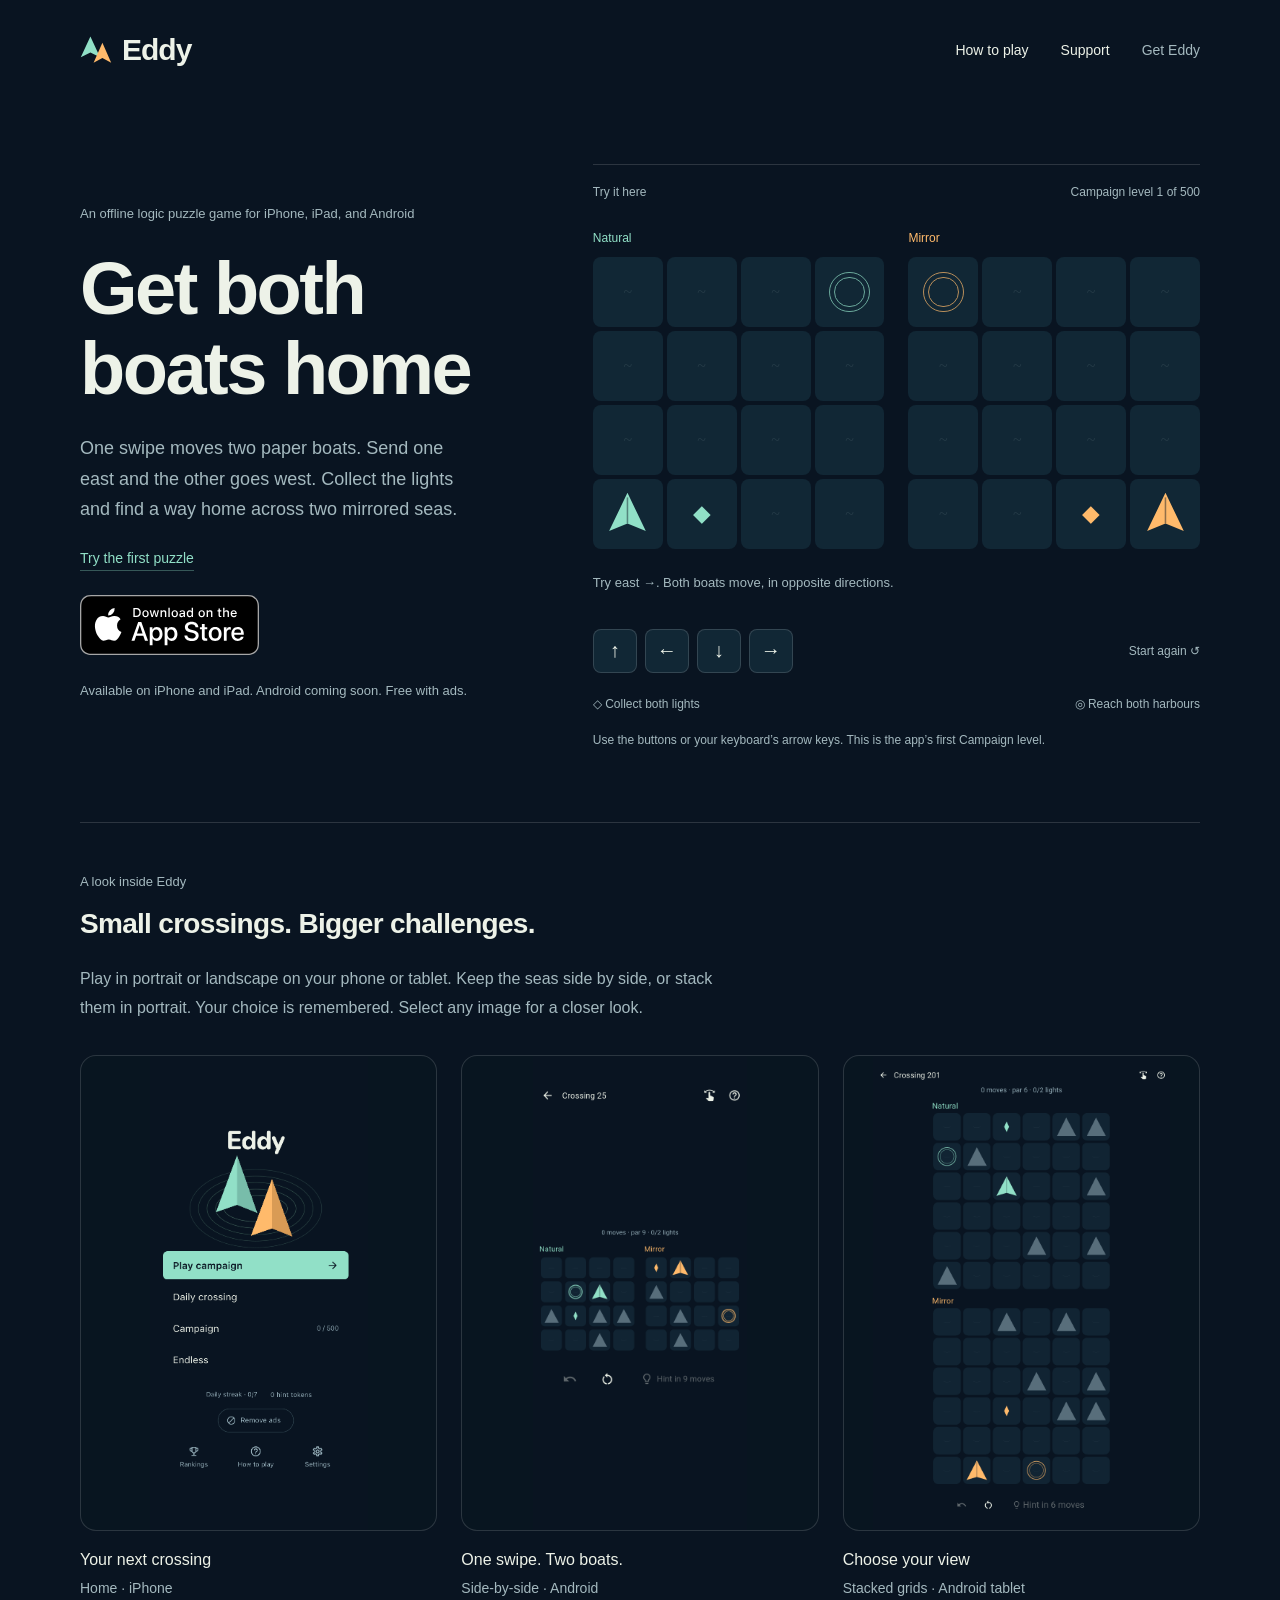
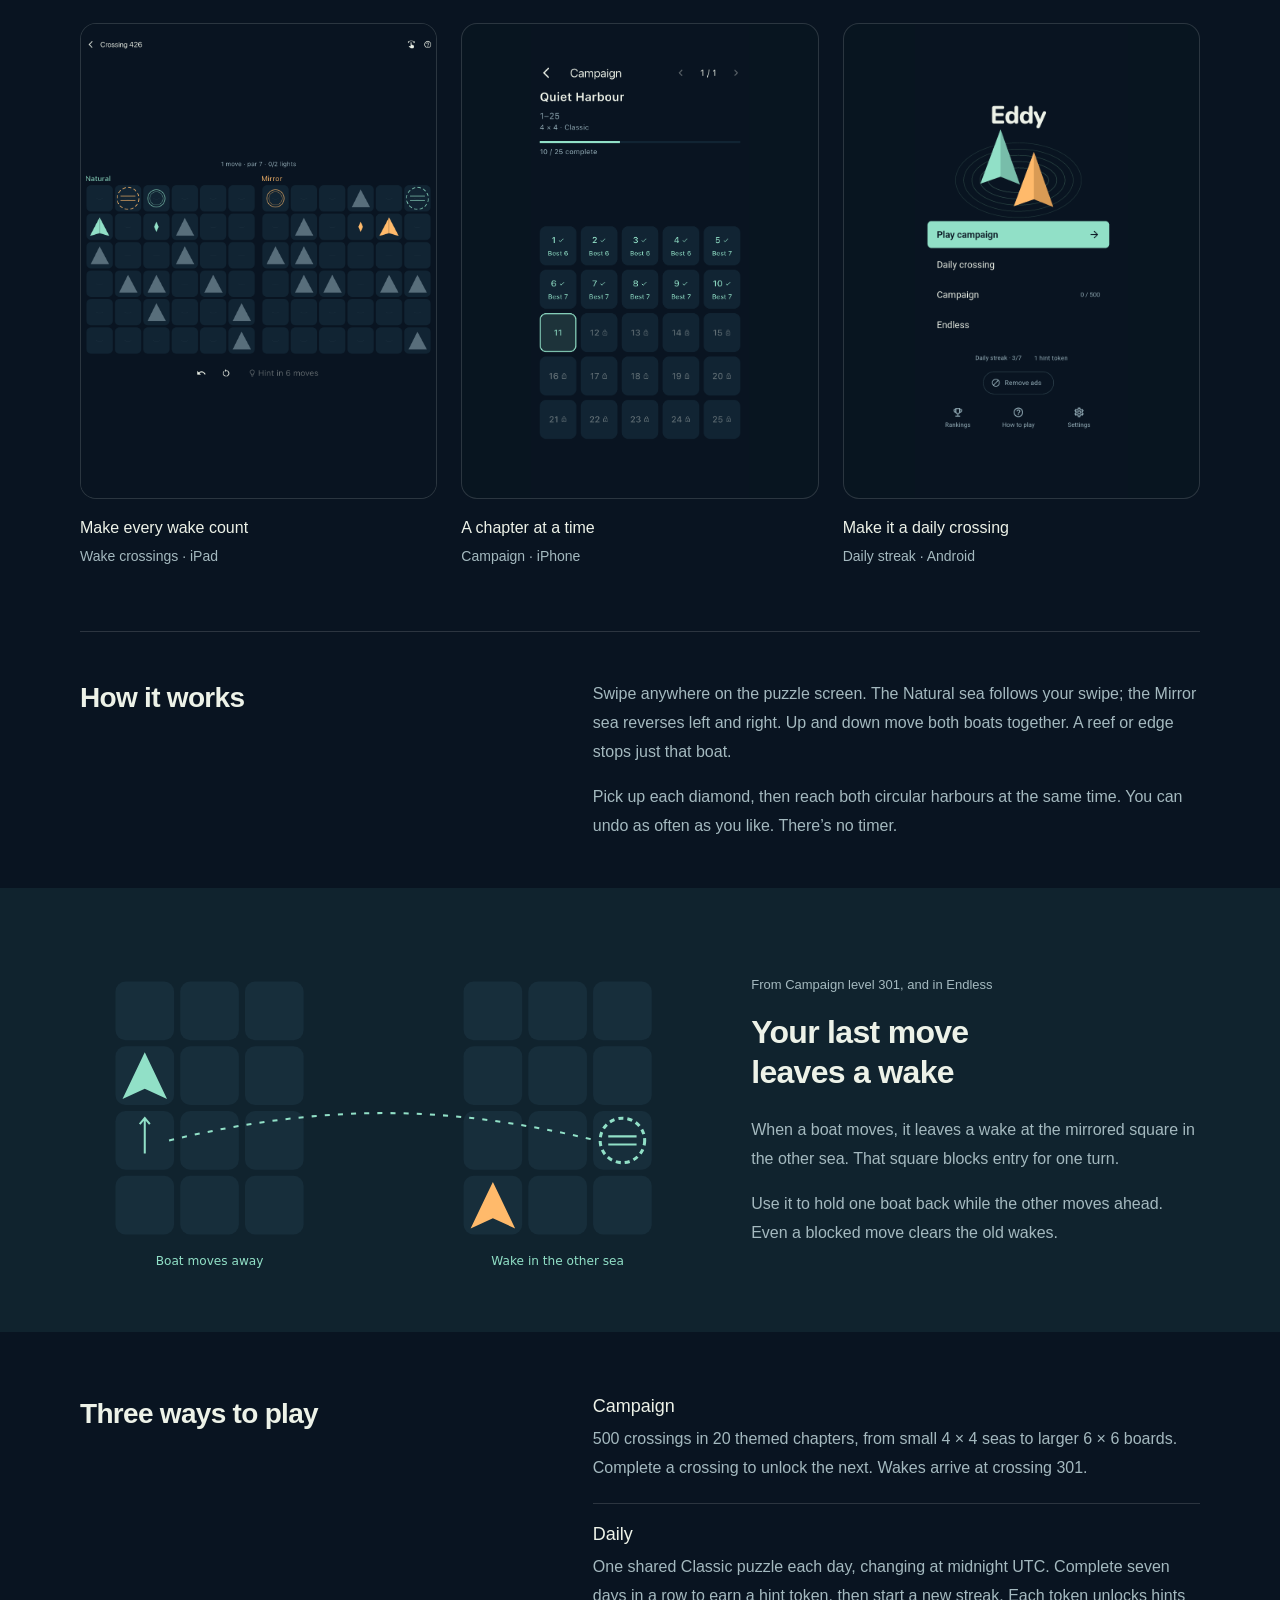
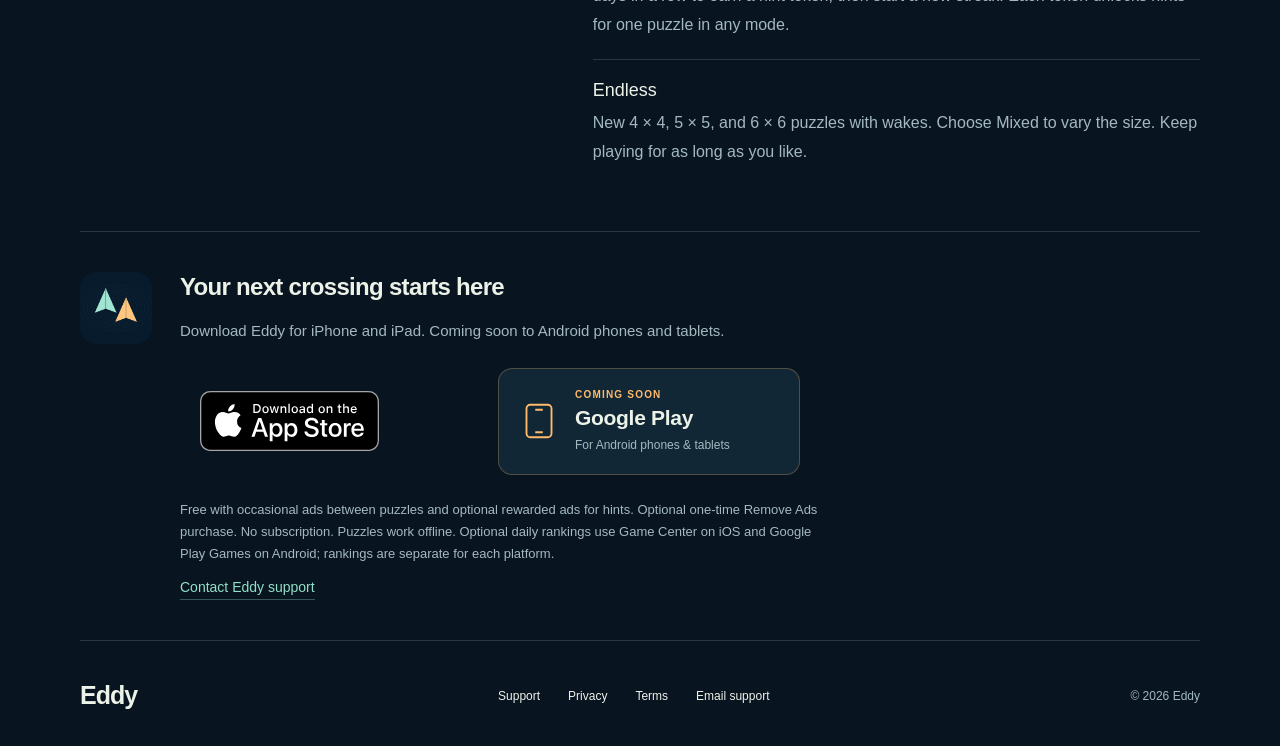
<file: index.html>
<!doctype html>
<html lang="en">
  <head>
    <meta charset="utf-8" />
    <meta name="viewport" content="width=device-width, initial-scale=1" />
    <meta name="theme-color" content="#091421" />
    <title>Eddy — Offline Logic Puzzles for iOS &amp; Android</title>
    <meta
      name="description"
      content="Guide two boats through 500 offline logic puzzles. Play in portrait or landscape, explore themed chapters and build daily streaks. Available on iPhone and iPad. Android coming soon."
    />
    <link rel="canonical" href="https://eddy.bondoc.cloud/" />
    <meta property="og:type" content="website" />
    <meta property="og:locale" content="en_US" />
    <meta property="og:image:type" content="image/png" />
    <meta property="og:title" content="Eddy — Offline Logic Puzzles for iOS &amp; Android" />
    <meta
      property="og:description"
      content="Guide two boats through 500 offline logic puzzles. Play in portrait or landscape, explore themed chapters and build daily streaks. Available on iPhone and iPad. Android coming soon."
    />
    <meta property="og:url" content="https://eddy.bondoc.cloud/" />
    <meta property="og:image" content="https://eddy.bondoc.cloud/assets/social.png?v=20261120" />
    <meta name="twitter:card" content="summary_large_image" />
    <link rel="icon" href="/assets/favicon.svg" type="image/svg+xml" />
    <link rel="apple-touch-icon" href="/assets/app-icon.png" />
    <link rel="stylesheet" href="/style.css" />
    <meta property="og:site_name" content="Eddy" />
    <meta property="og:image:width" content="1200" />
    <meta property="og:image:height" content="630" />
    <meta
      property="og:image:alt"
      content="Eddy: get both boats home. Available on iPhone and iPad. Android coming soon."
    />
    <meta name="twitter:title" content="Eddy — Offline Logic Puzzles for iOS &amp; Android" />
    <meta
      name="twitter:description"
      content="Guide two boats through 500 offline logic puzzles. Play in portrait or landscape, explore themed chapters and build daily streaks. Available on iPhone and iPad. Android coming soon."
    />
    <meta name="twitter:image" content="https://eddy.bondoc.cloud/assets/social.png?v=20261120" />
    <meta
      name="twitter:image:alt"
      content="Eddy: get both boats home. Available on iPhone and iPad. Android coming soon."
    />
    <script type="application/ld+json">
      {
        "@context": "https://schema.org",
        "@graph": [
          {
            "@type": "WebSite",
            "@id": "https://eddy.bondoc.cloud/#website",
            "name": "Eddy",
            "url": "https://eddy.bondoc.cloud/",
            "inLanguage": "en"
          },
          {
            "@type": "SoftwareApplication",
            "@id": "https://eddy.bondoc.cloud/#app",
            "name": "Eddy: Current Puzzles",
            "alternateName": "Eddy",
            "url": "https://eddy.bondoc.cloud/",
            "downloadUrl": "https://apps.apple.com/app/id6832378080",
            "applicationCategory": "GameApplication",
            "operatingSystem": ["iOS 16 or later", "iPadOS 16 or later", "Android 7.0 or later"],
            "description": "Guide two boats through 500 offline logic puzzles. Play in portrait or landscape, explore themed chapters and build daily streaks. Available on iPhone and iPad. Android coming soon.",
            "image": "https://eddy.bondoc.cloud/assets/app-icon.png",
            "featureList": [
              "500 campaign levels in themed chapters",
              "Portrait and landscape play with full-screen swipe controls",
              "Saved side-by-side or stacked portrait grid layouts",
              "Seven-day daily streak rewards",
              "Daily logic puzzle",
              "Endless wake puzzles",
              "Offline puzzle play",
              "Optional daily rankings on Game Center or Google Play Games"
            ],
            "applicationSubCategory": "Puzzle game",
            "inLanguage": "en",
            "isAccessibleForFree": true,
            "screenshot": [
              "https://eddy.bondoc.cloud/assets/screenshots/ios-home-portrait.png",
              "https://eddy.bondoc.cloud/assets/screenshots/android-classic-portrait.png",
              "https://eddy.bondoc.cloud/assets/screenshots/android-large-stacked.png",
              "https://eddy.bondoc.cloud/assets/screenshots/ios-wakes-portrait.png",
              "https://eddy.bondoc.cloud/assets/screenshots/ios-campaign-portrait.png",
              "https://eddy.bondoc.cloud/assets/screenshots/android-streak-portrait.png"
            ]
          }
        ]
      }
    </script>
  </head>
  <body>
    <a class="skip" href="#main">Skip to content</a>
    <header class="nav wrap">
      <a class="brand" href="/" aria-label="Eddy home"
        ><svg viewBox="0 0 40 40" aria-hidden="true">
          <path fill="#91e0c7" d="M13 3 25 29 13 23 1 29Z" />
          <path fill="#ffba6b" d="M28 11 39 36 28 30 17 36Z" /></svg
        >Eddy</a
      >
      <nav aria-label="Main navigation">
        <a href="/#how">How to play</a><a href="/support/">Support</a
        ><a class="nav-cta" href="/#get-eddy">Get Eddy</a>
      </nav>
    </header>
    <main id="main">
      <section class="hero wrap">
        <div class="hero-copy">
          <p class="eyebrow">An offline logic puzzle game for iPhone, iPad, and Android</p>
          <h1>Get both<br />boats home</h1>
          <p class="intro">
            One swipe moves two paper boats. Send one east and the other goes west. Collect the
            lights and find a way home across two mirrored seas.
          </p>
          <a class="text-link" href="#try">Try the first puzzle</a>
          <a class="app-store-badge hero-download" href="https://apps.apple.com/app/id6832378080">
            <img
              src="/assets/badges/download-on-the-app-store.svg"
              width="180"
              height="60"
              alt="Download on the App Store"
            />
          </a>
          <p class="availability">
            Available on iPhone and iPad. Android coming soon. Free with ads.
          </p>
        </div>
        <div class="hero-art" id="try">
          <div class="chart-top"><span>Try it here</span><span>Campaign level 1 of 500</span></div>
          <div
            id="demo"
            class="demo"
            tabindex="0"
            aria-label="Interactive classic puzzle. Use the direction buttons or your keyboard arrow keys."
          >
            <div class="seas">
              <div>
                <div class="sea-label mint">Natural</div>
                <div id="sea-a" class="board" role="img" aria-label="Natural sea"></div>
              </div>
              <div>
                <div class="sea-label gold">Mirror</div>
                <div id="sea-b" class="board amber" role="img" aria-label="Mirror sea"></div>
              </div>
            </div>
            <p id="demo-status" role="status" aria-live="polite">
              Try east →. Both boats move, in opposite directions.
            </p>
            <div class="demo-controls">
              <div class="directions">
                <button data-move="north" aria-label="Move north">↑</button
                ><button data-move="west" aria-label="Move west">←</button
                ><button data-move="south" aria-label="Move south">↓</button
                ><button data-move="east" aria-label="Move east">→</button>
              </div>
              <button id="reset" class="text-button">Start again ↺</button>
            </div>
          </div>
          <noscript
            ><p>
              Enable JavaScript to try the puzzle. In Eddy, east and west move the two boats in
              opposite directions.
            </p></noscript
          >
          <div class="chart-bottom">
            <span>◇ Collect both lights</span><span>◎ Reach both harbours</span>
          </div>
          <p class="demo-note">
            Use the buttons or your keyboard’s arrow keys. This is the app’s first Campaign level.
          </p>
        </div>
      </section>
      <section class="screenshots wrap" aria-labelledby="screenshots-title">
        <p class="eyebrow">A look inside Eddy</p>
        <h2 id="screenshots-title">Small crossings. Bigger challenges.</h2>
        <p class="screenshots-intro">
          Play in portrait or landscape on your phone or tablet. Keep the seas side by side, or
          stack them in portrait. Your choice is remembered. Select any image for a closer look.
        </p>
        <div class="screenshot-grid">
          <figure>
            <a
              href="/assets/screenshots/ios-home-portrait.png"
              aria-label="View full-size image: Home · iPhone"
            >
              <img
                src="/assets/screenshots/ios-home-portrait.png"
                width="1206"
                height="2622"
                loading="lazy"
                decoding="async"
                alt="The portrait Eddy menu on iPhone, with two paper boats above Campaign, Daily crossing and Endless."
              />
            </a>
            <figcaption><strong>Your next crossing</strong><span>Home · iPhone</span></figcaption>
          </figure>
          <figure>
            <a
              href="/assets/screenshots/android-classic-portrait.png"
              aria-label="View full-size image: Side-by-side · Android"
            >
              <img
                src="/assets/screenshots/android-classic-portrait.png"
                width="1080"
                height="2400"
                loading="lazy"
                decoding="async"
                alt="A portrait classic puzzle on Android, with Natural and Mirror seas side by side."
              />
            </a>
            <figcaption>
              <strong>One swipe. Two boats.</strong><span>Side-by-side · Android</span>
            </figcaption>
          </figure>
          <figure>
            <a
              href="/assets/screenshots/android-large-stacked.png"
              aria-label="View full-size image: Stacked grids · Android tablet"
            >
              <img
                src="/assets/screenshots/android-large-stacked.png"
                width="1600"
                height="2560"
                loading="lazy"
                decoding="async"
                alt="Two 6 by 6 seas stacked vertically on an Android tablet, with reefs, lights and harbours."
              />
            </a>
            <figcaption>
              <strong>Choose your view</strong><span>Stacked grids · Android tablet</span>
            </figcaption>
          </figure>
          <figure>
            <a
              href="/assets/screenshots/ios-wakes-portrait.png"
              aria-label="View full-size image: Wake crossings · iPad"
            >
              <img
                src="/assets/screenshots/ios-wakes-portrait.png"
                width="2064"
                height="2752"
                loading="lazy"
                decoding="async"
                alt="A portrait wake puzzle on iPad, with the Natural and Mirror grids side by side."
              />
            </a>
            <figcaption>
              <strong>Make every wake count</strong><span>Wake crossings · iPad</span>
            </figcaption>
          </figure>
          <figure>
            <a
              href="/assets/screenshots/ios-campaign-portrait.png"
              aria-label="View full-size image: Campaign · iPhone"
            >
              <img
                src="/assets/screenshots/ios-campaign-portrait.png"
                width="1206"
                height="2622"
                loading="lazy"
                decoding="async"
                alt="The portrait campaign on iPhone, with chapter details above 25 crossings and personal best move counts on completed puzzles."
              />
            </a>
            <figcaption>
              <strong>A chapter at a time</strong><span>Campaign · iPhone</span>
            </figcaption>
          </figure>
          <figure>
            <a
              href="/assets/screenshots/android-streak-portrait.png"
              aria-label="View full-size image: Daily streak · Android"
            >
              <img
                src="/assets/screenshots/android-streak-portrait.png"
                width="1080"
                height="2400"
                loading="lazy"
                decoding="async"
                alt="The portrait Android home menu showing daily streak progress and the available hint-token balance."
              />
            </a>
            <figcaption>
              <strong>Make it a daily crossing</strong><span>Daily streak · Android</span>
            </figcaption>
          </figure>
        </div>
      </section>
      <section class="how wrap" id="how">
        <h2>How it works</h2>
        <div class="rules">
          <p>
            Swipe anywhere on the puzzle screen. The Natural sea follows your swipe; the Mirror sea
            reverses left and right. Up and down move both boats together. A reef or edge stops just
            that boat.
          </p>
          <p>
            Pick up each diamond, then reach both circular harbours at the same time. You can undo
            as often as you like. There’s no timer.
          </p>
        </div>
      </section>
      <section class="wake-section">
        <div class="wrap wake-layout">
          <div
            class="wake-illustration"
            aria-label="Illustration of a boat leaving a mirrored wake in the opposite sea"
            role="img"
          >
            <svg viewBox="0 0 600 340" aria-hidden="true">
              <rect x="35" y="45" width="58" height="58" rx="10" fill="#172e3b" />
              <rect x="99" y="45" width="58" height="58" rx="10" fill="#172e3b" />
              <rect x="163" y="45" width="58" height="58" rx="10" fill="#172e3b" />
              <rect x="35" y="109" width="58" height="58" rx="10" fill="#172e3b" />
              <rect x="99" y="109" width="58" height="58" rx="10" fill="#172e3b" />
              <rect x="163" y="109" width="58" height="58" rx="10" fill="#172e3b" />
              <rect x="35" y="173" width="58" height="58" rx="10" fill="#172e3b" />
              <rect x="99" y="173" width="58" height="58" rx="10" fill="#172e3b" />
              <rect x="163" y="173" width="58" height="58" rx="10" fill="#172e3b" />
              <rect x="35" y="237" width="58" height="58" rx="10" fill="#172e3b" />
              <rect x="99" y="237" width="58" height="58" rx="10" fill="#172e3b" />
              <rect x="163" y="237" width="58" height="58" rx="10" fill="#172e3b" />
              <rect x="379" y="45" width="58" height="58" rx="10" fill="#172e3b" />
              <rect x="443" y="45" width="58" height="58" rx="10" fill="#172e3b" />
              <rect x="507" y="45" width="58" height="58" rx="10" fill="#172e3b" />
              <rect x="379" y="109" width="58" height="58" rx="10" fill="#172e3b" />
              <rect x="443" y="109" width="58" height="58" rx="10" fill="#172e3b" />
              <rect x="507" y="109" width="58" height="58" rx="10" fill="#172e3b" />
              <rect x="379" y="173" width="58" height="58" rx="10" fill="#172e3b" />
              <rect x="443" y="173" width="58" height="58" rx="10" fill="#172e3b" />
              <rect x="507" y="173" width="58" height="58" rx="10" fill="#172e3b" />
              <rect x="379" y="237" width="58" height="58" rx="10" fill="#172e3b" />
              <rect x="443" y="237" width="58" height="58" rx="10" fill="#172e3b" />
              <rect x="507" y="237" width="58" height="58" rx="10" fill="#172e3b" />
              <path
                d="M88 202 C240 166 360 166 510 202"
                fill="none"
                stroke="#91e0c7"
                stroke-width="2"
                stroke-dasharray="5 8"
              />
              <circle
                cx="536"
                cy="202"
                r="22"
                fill="none"
                stroke="#91e0c7"
                stroke-width="3"
                stroke-dasharray="5 4"
              />
              <path d="M522 198h28m-28 8h28" stroke="#91e0c7" stroke-width="2" />
              <path d="M64 115 86 161 64 151 42 161Z" fill="#91e0c7" />
              <path d="M408 243 430 289 408 279 386 289Z" fill="#ffba6b" />
              <path d="M64 215v-35m-5 6 5-6 5 6" fill="none" stroke="#91e0c7" stroke-width="2" />
              <text
                x="128"
                y="325"
                text-anchor="middle"
                fill="#91e0c7"
                font-size="12"
                font-family="system-ui"
              >
                Boat moves away
              </text>
              <text
                x="472"
                y="325"
                text-anchor="middle"
                fill="#91e0c7"
                font-size="12"
                font-family="system-ui"
              >
                Wake in the other sea
              </text>
            </svg>
          </div>
          <div>
            <p class="eyebrow">From Campaign level 301, and in Endless</p>
            <h2>Your last move<br />leaves a wake</h2>
            <p>
              When a boat moves, it leaves a wake at the mirrored square in the other sea. That
              square blocks entry for one turn.
            </p>
            <p>
              Use it to hold one boat back while the other moves ahead. Even a blocked move clears
              the old wakes.
            </p>
          </div>
        </div>
      </section>
      <section class="modes wrap">
        <h2>Three ways to play</h2>
        <dl class="mode-list">
          <div>
            <dt>Campaign</dt>
            <dd>
              500 crossings in 20 themed chapters, from small 4 × 4 seas to larger 6 × 6 boards.
              Complete a crossing to unlock the next. Wakes arrive at crossing 301.
            </dd>
          </div>
          <div>
            <dt>Daily</dt>
            <dd>
              One shared Classic puzzle each day, changing at midnight UTC. Complete seven days in a
              row to earn a hint token, then start a new streak. Each token unlocks hints for one
              puzzle in any mode.
            </dd>
          </div>
          <div>
            <dt>Endless</dt>
            <dd>
              New 4 × 4, 5 × 5, and 6 × 6 puzzles with wakes. Choose Mixed to vary the size. Keep
              playing for as long as you like.
            </dd>
          </div>
        </dl>
      </section>
      <section class="closing wrap" id="get-eddy">
        <img src="/assets/app-icon.png" width="72" height="72" alt="Eddy app icon" />
        <div>
          <h2>Your next crossing starts here</h2>
          <p>Download Eddy for iPhone and iPad. Coming soon to Android phones and tablets.</p>
          <div class="store-status" role="list" aria-label="Store availability">
            <div class="store-download" role="listitem">
              <a class="app-store-badge" href="https://apps.apple.com/app/id6832378080">
                <img
                  src="/assets/badges/download-on-the-app-store.svg"
                  width="180"
                  height="60"
                  alt="Download on the App Store"
                />
              </a>
            </div>
            <div class="store-status-card store-status-android" role="listitem">
              <span class="store-device-icon" aria-hidden="true">
                <svg viewBox="0 0 32 32" fill="none" stroke="currentColor" stroke-width="1.5">
                  <rect x="6" y="3" width="20" height="26" rx="3" />
                  <path d="M13 25h6M13 7h6" />
                </svg>
              </span>
              <span class="store-status-copy">
                <span class="store-status-note">Coming soon</span>
                <strong>Google Play</strong>
                <span class="store-devices">For Android phones &amp; tablets</span>
              </span>
            </div>
          </div>
          <p class="closing-note">
            Free with occasional ads between puzzles and optional rewarded ads for hints. Optional
            one-time Remove Ads purchase. No subscription. Puzzles work offline. Optional daily
            rankings use Game Center on iOS and Google Play Games on Android; rankings are separate
            for each platform.
          </p>
          <a class="text-link" href="/support/">Contact Eddy support</a>
        </div>
      </section>
    </main>
    <script src="/demo.js" defer></script>
    <footer class="wrap">
      <a class="footer-brand" href="/">Eddy</a>
      <div>
        <a href="/support/">Support</a><a href="/privacy/">Privacy</a><a href="/terms/">Terms</a
        ><a href="mailto:rod@bondoc.cloud">Email support</a>
      </div>
      <small>© 2026 Eddy</small>
    </footer>
  </body>
</html>
</file>
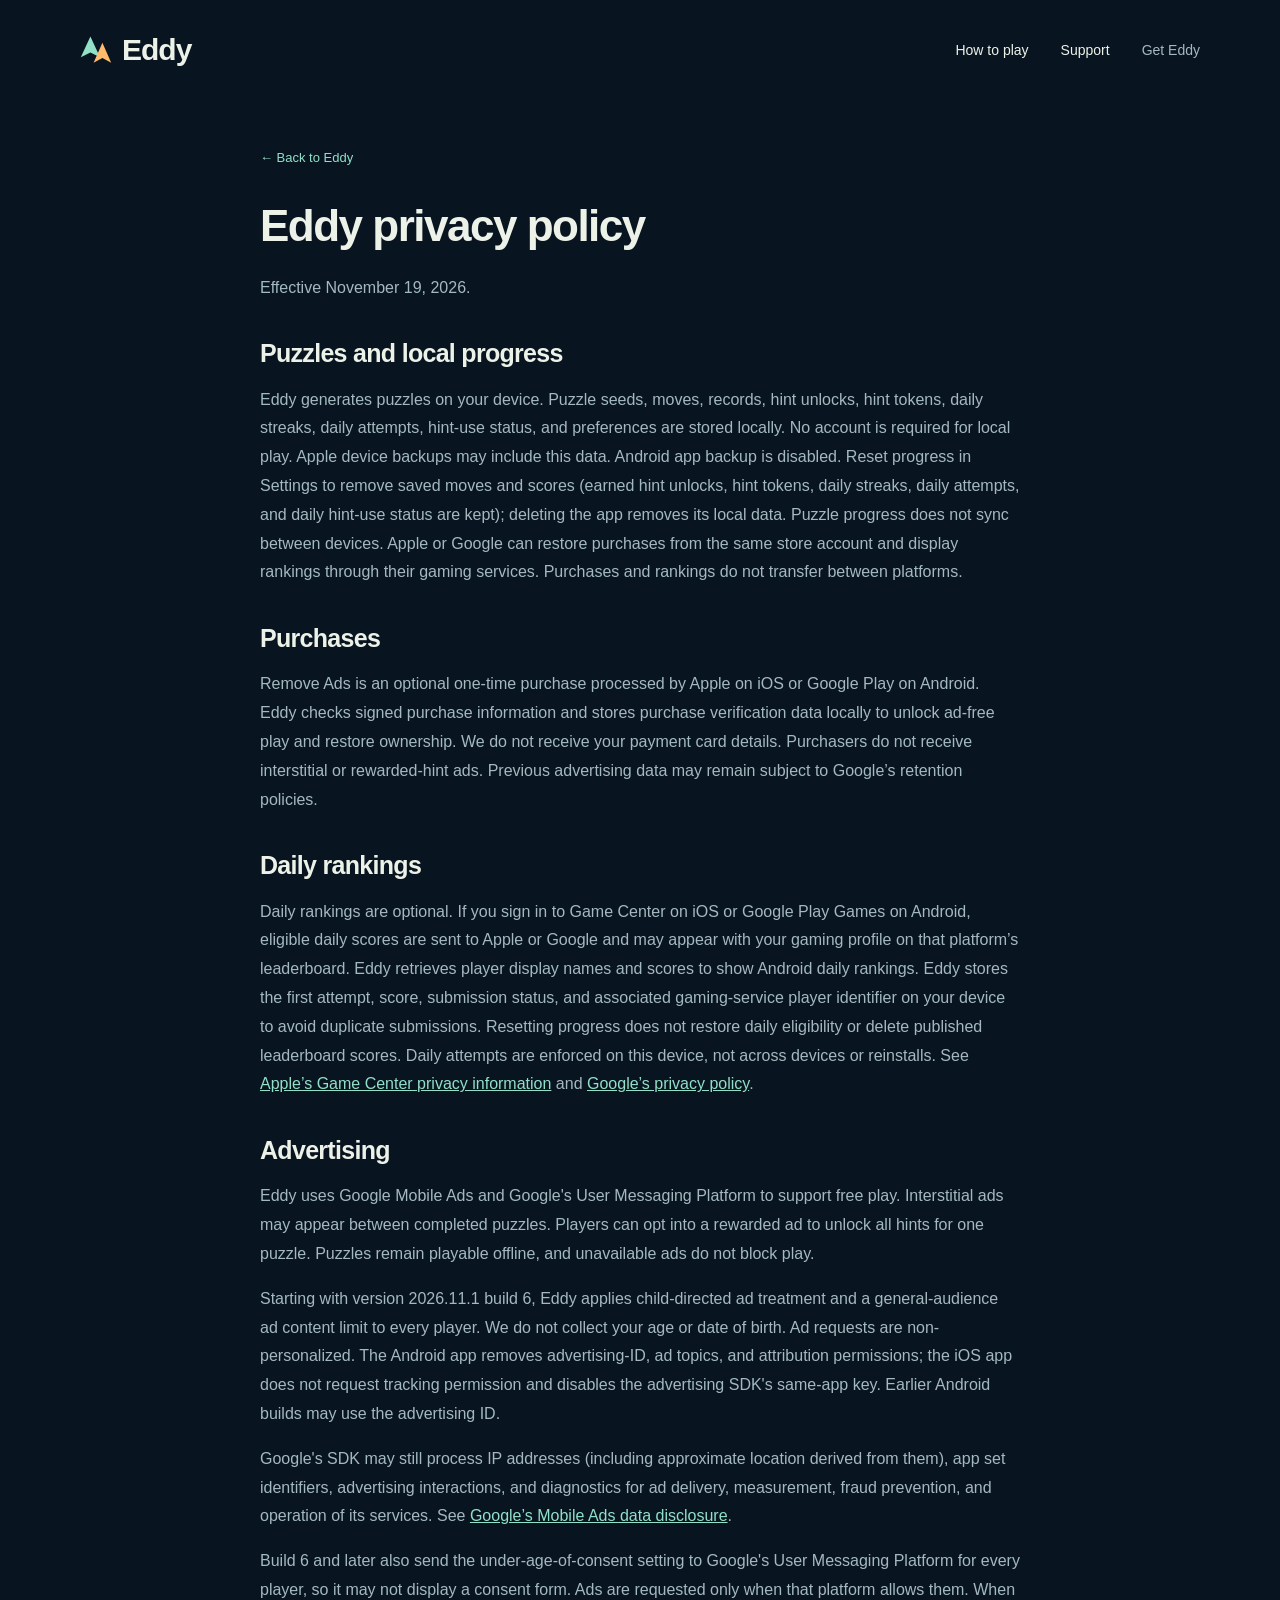
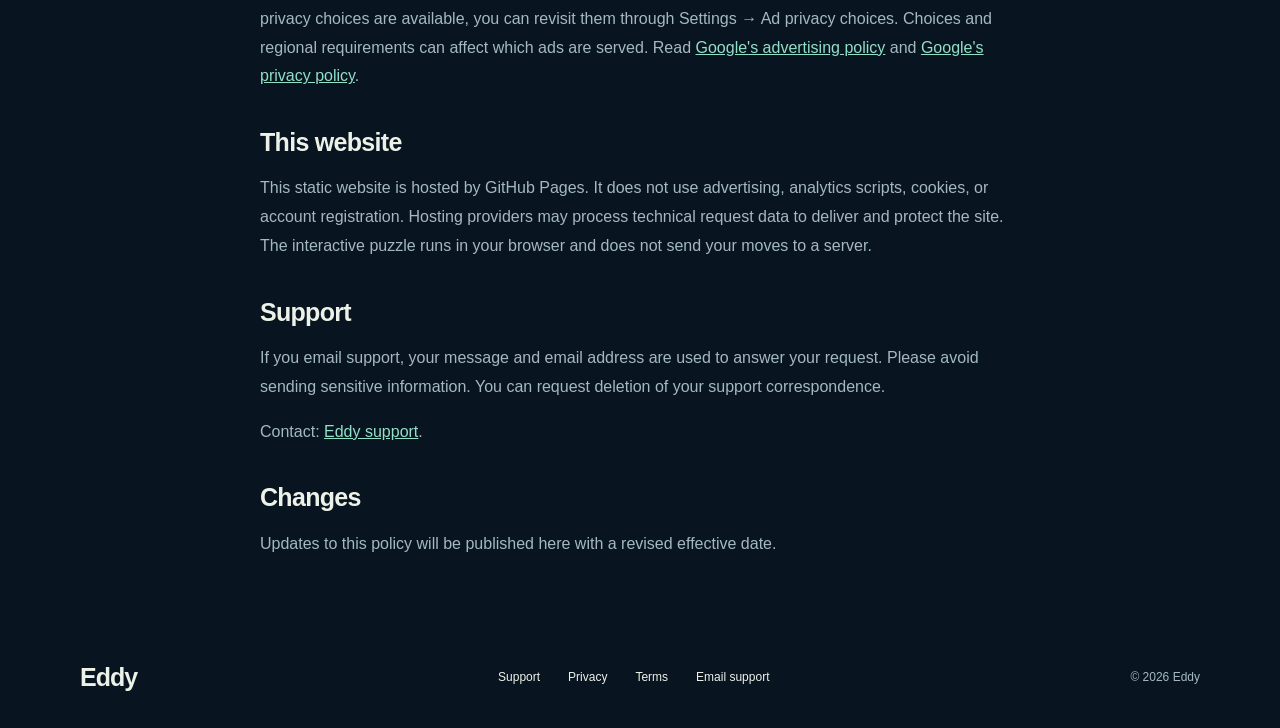
<file: privacy/index.html>
<!doctype html>
<html lang="en">
  <head>
    <meta charset="utf-8" />
    <meta name="viewport" content="width=device-width, initial-scale=1" />
    <meta name="theme-color" content="#091421" />
    <title>Eddy Privacy Policy — Game Data, Ads &amp; Purchases</title>
    <meta
      name="description"
      content="Learn how Eddy handles local puzzle progress, purchases, daily rankings, advertising consent, and support requests."
    />
    <link rel="canonical" href="https://eddy.bondoc.cloud/privacy/" />
    <meta property="og:type" content="website" />
    <meta property="og:locale" content="en_US" />
    <meta property="og:image:type" content="image/png" />
    <meta property="og:title" content="Eddy Privacy Policy — Game Data, Ads &amp; Purchases" />
    <meta
      property="og:description"
      content="Learn how Eddy handles local puzzle progress, purchases, daily rankings, advertising consent, and support requests."
    />
    <meta property="og:url" content="https://eddy.bondoc.cloud/privacy/" />
    <meta property="og:image" content="https://eddy.bondoc.cloud/assets/social.png?v=20261120" />
    <meta name="twitter:card" content="summary_large_image" />
    <link rel="icon" href="/assets/favicon.svg" type="image/svg+xml" />
    <link rel="apple-touch-icon" href="/assets/app-icon.png" />
    <link rel="stylesheet" href="/style.css" />
    <meta property="og:site_name" content="Eddy" />
    <meta property="og:image:width" content="1200" />
    <meta property="og:image:height" content="630" />
    <meta
      property="og:image:alt"
      content="Eddy: get both boats home. Available on iPhone and iPad. Android coming soon."
    />
    <meta name="twitter:title" content="Eddy Privacy Policy — Game Data, Ads &amp; Purchases" />
    <meta
      name="twitter:description"
      content="Learn how Eddy handles local puzzle progress, purchases, daily rankings, advertising consent, and support requests."
    />
    <meta name="twitter:image" content="https://eddy.bondoc.cloud/assets/social.png?v=20261120" />
    <meta
      name="twitter:image:alt"
      content="Eddy: get both boats home. Available on iPhone and iPad. Android coming soon."
    />
  </head>
  <body>
    <a class="skip" href="#main">Skip to content</a>
    <header class="nav wrap">
      <a class="brand" href="/" aria-label="Eddy home"
        ><svg viewBox="0 0 40 40" aria-hidden="true">
          <path fill="#91e0c7" d="M13 3 25 29 13 23 1 29Z" />
          <path fill="#ffba6b" d="M28 11 39 36 28 30 17 36Z" /></svg
        >Eddy</a
      >
      <nav aria-label="Main navigation">
        <a href="/#how">How to play</a><a href="/support/">Support</a
        ><a class="nav-cta" href="/#get-eddy">Get Eddy</a>
      </nav>
    </header>
    <main id="main" class="document wrap">
      <a class="back" href="/">← Back to Eddy</a>
      <h1>Eddy privacy policy</h1>
      <p>Effective November 19, 2026.</p>
      <h2>Puzzles and local progress</h2>
      <p>
        Eddy generates puzzles on your device. Puzzle seeds, moves, records, hint unlocks, hint
        tokens, daily streaks, daily attempts, hint-use status, and preferences are stored locally.
        No account is required for local play. Apple device backups may include this data. Android
        app backup is disabled. Reset progress in Settings to remove saved moves and scores (earned
        hint unlocks, hint tokens, daily streaks, daily attempts, and daily hint-use status are
        kept); deleting the app removes its local data. Puzzle progress does not sync between
        devices. Apple or Google can restore purchases from the same store account and display
        rankings through their gaming services. Purchases and rankings do not transfer between
        platforms.
      </p>
      <h2>Purchases</h2>
      <p>
        Remove Ads is an optional one-time purchase processed by Apple on iOS or Google Play on
        Android. Eddy checks signed purchase information and stores purchase verification data
        locally to unlock ad-free play and restore ownership. We do not receive your payment card
        details. Purchasers do not receive interstitial or rewarded-hint ads. Previous advertising
        data may remain subject to Google’s retention policies.
      </p>
      <h2>Daily rankings</h2>
      <p>
        Daily rankings are optional. If you sign in to Game Center on iOS or Google Play Games on
        Android, eligible daily scores are sent to Apple or Google and may appear with your gaming
        profile on that platform’s leaderboard. Eddy retrieves player display names and scores to
        show Android daily rankings. Eddy stores the first attempt, score, submission status, and
        associated gaming-service player identifier on your device to avoid duplicate submissions.
        Resetting progress does not restore daily eligibility or delete published leaderboard
        scores. Daily attempts are enforced on this device, not across devices or reinstalls. See
        <a href="https://www.apple.com/legal/privacy/data/en/game-center/"
          >Apple’s Game Center privacy information</a
        >
        and <a href="https://policies.google.com/privacy">Google’s privacy policy</a>.
      </p>
      <h2>Advertising</h2>
      <p>
        Eddy uses Google Mobile Ads and Google's User Messaging Platform to support free play.
        Interstitial ads may appear between completed puzzles. Players can opt into a rewarded ad to
        unlock all hints for one puzzle. Puzzles remain playable offline, and unavailable ads do not
        block play.
      </p>
      <p>
        Starting with version 2026.11.1 build 6, Eddy applies child-directed ad treatment and a
        general-audience ad content limit to every player. We do not collect your age or date of
        birth. Ad requests are non-personalized. The Android app removes advertising-ID, ad topics,
        and attribution permissions; the iOS app does not request tracking permission and disables
        the advertising SDK's same-app key. Earlier Android builds may use the advertising ID.
      </p>
      <p>
        Google's SDK may still process IP addresses (including approximate location derived from
        them), app set identifiers, advertising interactions, and diagnostics for ad delivery,
        measurement, fraud prevention, and operation of its services. See
        <a href="https://developers.google.com/admob/android/privacy/play-data-disclosure"
          >Google’s Mobile Ads data disclosure</a
        >.
      </p>
      <p>
        Build 6 and later also send the under-age-of-consent setting to Google's User Messaging
        Platform for every player, so it may not display a consent form. Ads are requested only when
        that platform allows them. When privacy choices are available, you can revisit them through
        Settings → Ad privacy choices. Choices and regional requirements can affect which ads are
        served. Read
        <a href="https://policies.google.com/technologies/ads">Google's advertising policy</a> and
        <a href="https://policies.google.com/privacy">Google's privacy policy</a>.
      </p>
      <h2>This website</h2>
      <p>
        This static website is hosted by GitHub Pages. It does not use advertising, analytics
        scripts, cookies, or account registration. Hosting providers may process technical request
        data to deliver and protect the site. The interactive puzzle runs in your browser and does
        not send your moves to a server.
      </p>
      <h2>Support</h2>
      <p>
        If you email support, your message and email address are used to answer your request. Please
        avoid sending sensitive information. You can request deletion of your support
        correspondence.
      </p>
      <p>Contact: <a href="mailto:rod@bondoc.cloud">Eddy support</a>.</p>
      <h2>Changes</h2>
      <p>Updates to this policy will be published here with a revised effective date.</p>
    </main>
    <footer class="wrap">
      <a class="footer-brand" href="/">Eddy</a>
      <div>
        <a href="/support/">Support</a><a href="/privacy/">Privacy</a><a href="/terms/">Terms</a
        ><a href="mailto:rod@bondoc.cloud">Email support</a>
      </div>
      <small>© 2026 Eddy</small>
    </footer>
  </body>
</html>
</file>
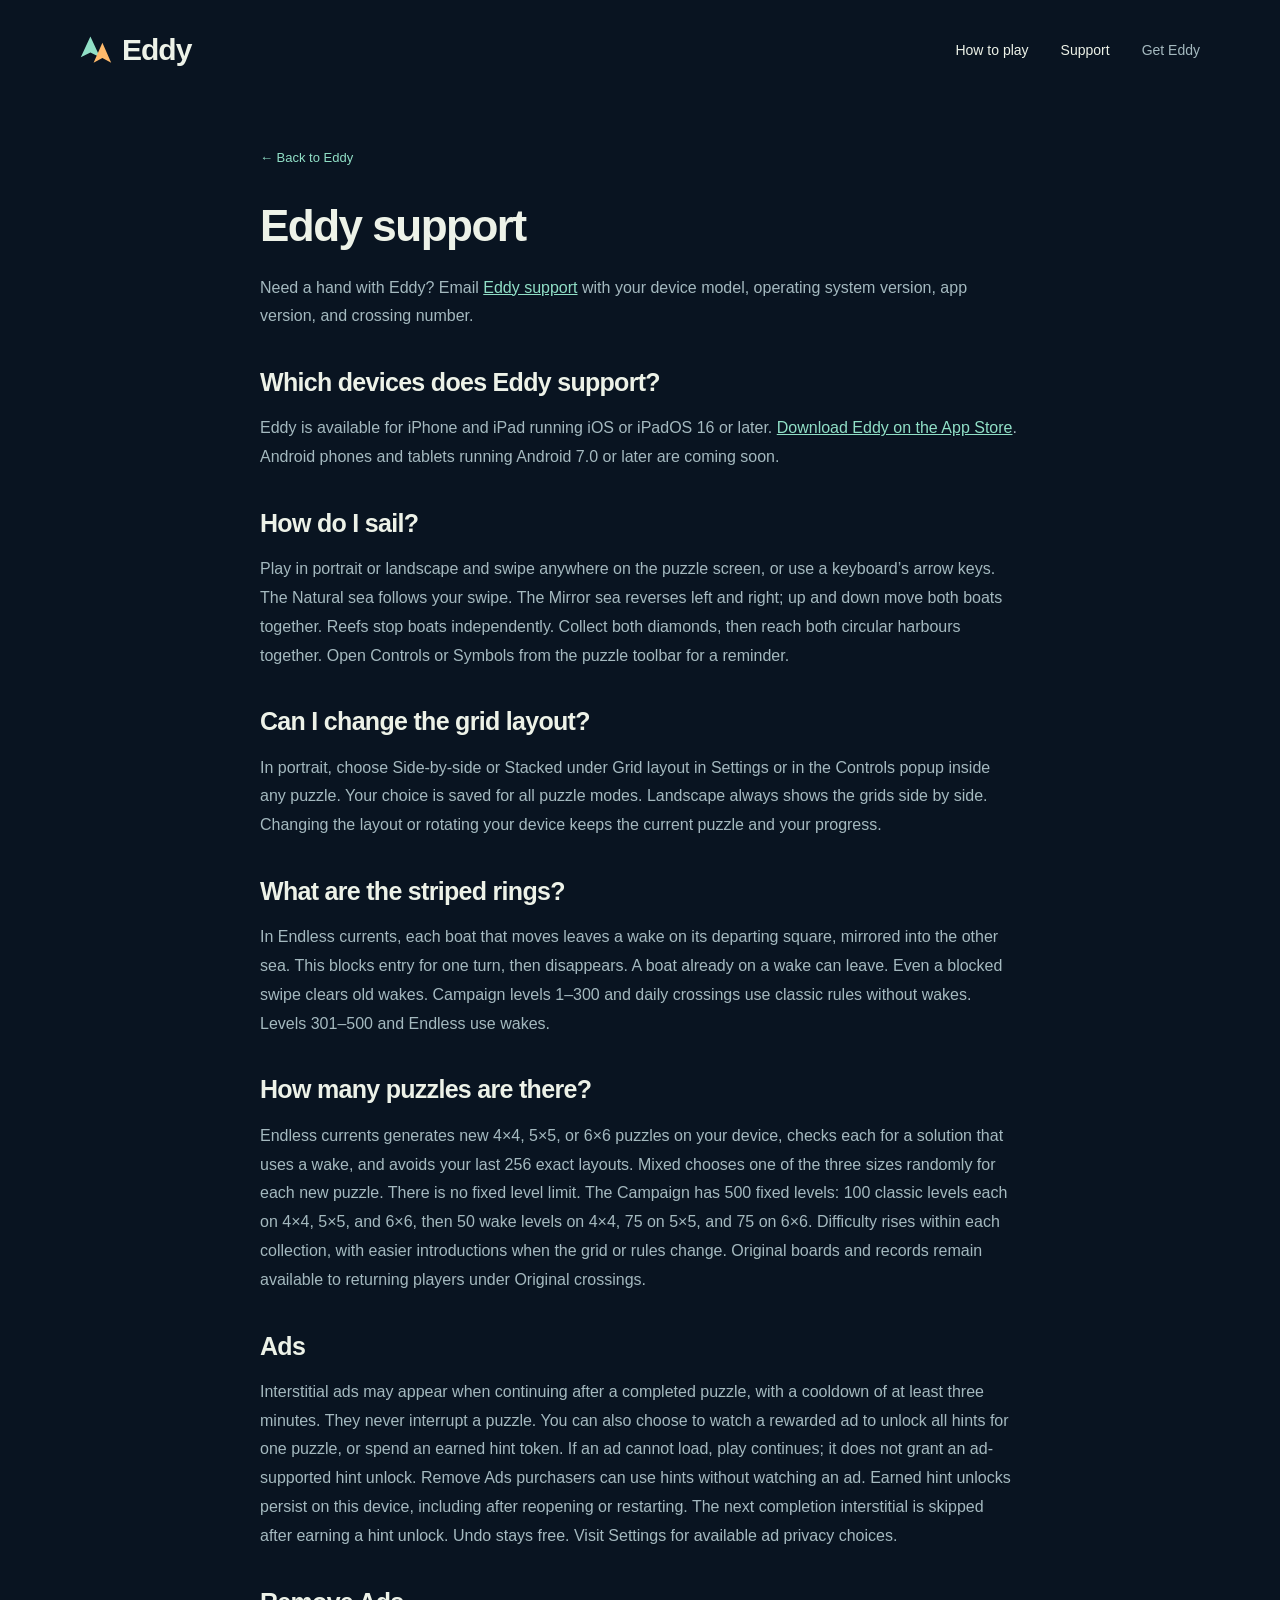
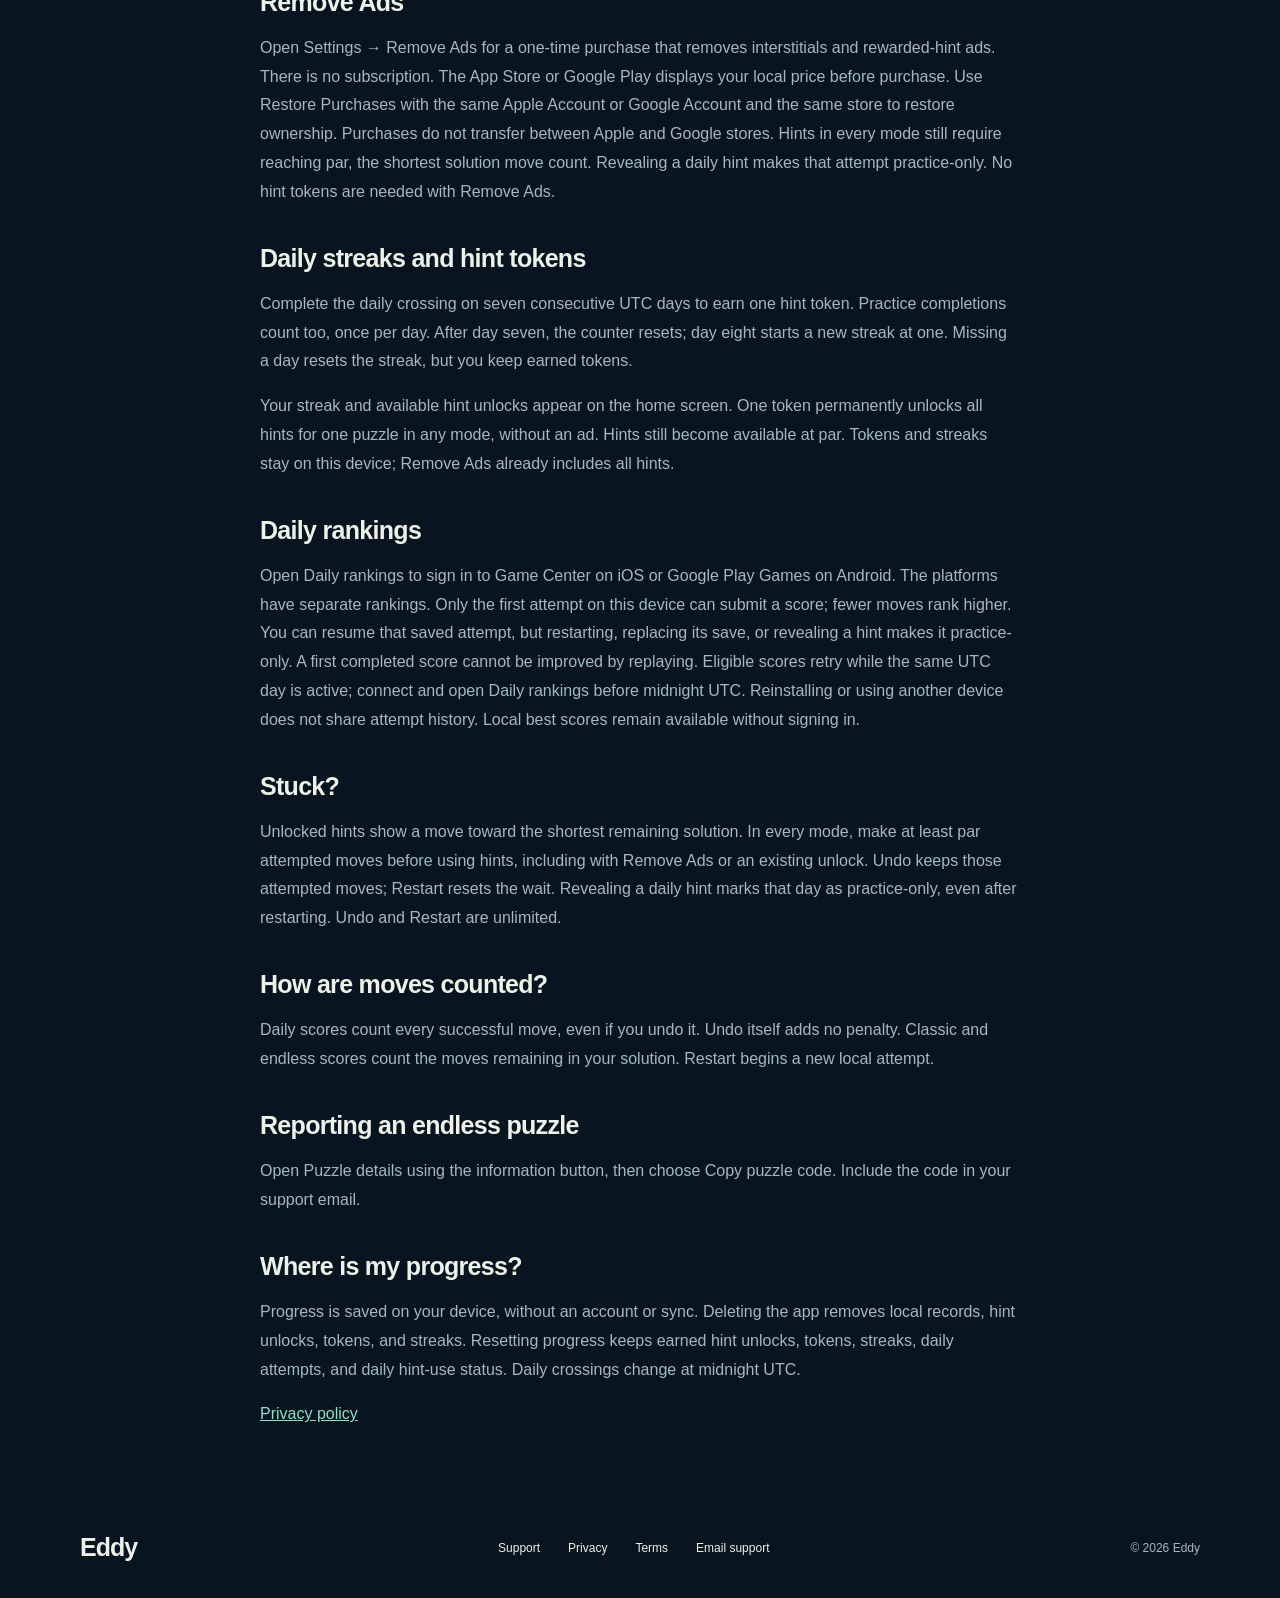
<file: support/index.html>
<!doctype html>
<html lang="en">
  <head>
    <meta charset="utf-8" />
    <meta name="viewport" content="width=device-width, initial-scale=1" />
    <meta name="theme-color" content="#091421" />
    <title>Eddy Support — Hints, Purchases &amp; Puzzle Help</title>
    <meta
      name="description"
      content="Get help with Eddy puzzles, hints, Remove Ads, restoring purchases, daily rankings, and saved progress on iPhone, iPad, and Android."
    />
    <link rel="canonical" href="https://eddy.bondoc.cloud/support/" />
    <meta property="og:type" content="website" />
    <meta property="og:locale" content="en_US" />
    <meta property="og:image:type" content="image/png" />
    <meta property="og:title" content="Eddy Support — Hints, Purchases &amp; Puzzle Help" />
    <meta
      property="og:description"
      content="Get help with Eddy puzzles, hints, Remove Ads, restoring purchases, daily rankings, and saved progress on iPhone, iPad, and Android."
    />
    <meta property="og:url" content="https://eddy.bondoc.cloud/support/" />
    <meta property="og:image" content="https://eddy.bondoc.cloud/assets/social.png?v=20261120" />
    <meta name="twitter:card" content="summary_large_image" />
    <link rel="icon" href="/assets/favicon.svg" type="image/svg+xml" />
    <link rel="apple-touch-icon" href="/assets/app-icon.png" />
    <link rel="stylesheet" href="/style.css" />
    <meta property="og:site_name" content="Eddy" />
    <meta property="og:image:width" content="1200" />
    <meta property="og:image:height" content="630" />
    <meta
      property="og:image:alt"
      content="Eddy: get both boats home. Available on iPhone and iPad. Android coming soon."
    />
    <meta name="twitter:title" content="Eddy Support — Hints, Purchases &amp; Puzzle Help" />
    <meta
      name="twitter:description"
      content="Get help with Eddy puzzles, hints, Remove Ads, restoring purchases, daily rankings, and saved progress on iPhone, iPad, and Android."
    />
    <meta name="twitter:image" content="https://eddy.bondoc.cloud/assets/social.png?v=20261120" />
    <meta
      name="twitter:image:alt"
      content="Eddy: get both boats home. Available on iPhone and iPad. Android coming soon."
    />
  </head>
  <body>
    <a class="skip" href="#main">Skip to content</a>
    <header class="nav wrap">
      <a class="brand" href="/" aria-label="Eddy home"
        ><svg viewBox="0 0 40 40" aria-hidden="true">
          <path fill="#91e0c7" d="M13 3 25 29 13 23 1 29Z" />
          <path fill="#ffba6b" d="M28 11 39 36 28 30 17 36Z" /></svg
        >Eddy</a
      >
      <nav aria-label="Main navigation">
        <a href="/#how">How to play</a><a href="/support/">Support</a
        ><a class="nav-cta" href="/#get-eddy">Get Eddy</a>
      </nav>
    </header>
    <main id="main" class="document wrap">
      <a class="back" href="/">← Back to Eddy</a>
      <h1>Eddy support</h1>
      <p>
        Need a hand with Eddy? Email <a href="mailto:rod@bondoc.cloud">Eddy support</a> with your
        device model, operating system version, app version, and crossing number.
      </p>
      <h2>Which devices does Eddy support?</h2>
      <p>
        Eddy is available for iPhone and iPad running iOS or iPadOS 16 or later.
        <a href="https://apps.apple.com/app/id6832378080">Download Eddy on the App Store</a>.
        Android phones and tablets running Android 7.0 or later are coming soon.
      </p>
      <h2>How do I sail?</h2>
      <p>
        Play in portrait or landscape and swipe anywhere on the puzzle screen, or use a keyboard’s
        arrow keys. The Natural sea follows your swipe. The Mirror sea reverses left and right; up
        and down move both boats together. Reefs stop boats independently. Collect both diamonds,
        then reach both circular harbours together. Open Controls or Symbols from the puzzle toolbar
        for a reminder.
      </p>
      <h2>Can I change the grid layout?</h2>
      <p>
        In portrait, choose Side-by-side or Stacked under Grid layout in Settings or in the Controls
        popup inside any puzzle. Your choice is saved for all puzzle modes. Landscape always shows
        the grids side by side. Changing the layout or rotating your device keeps the current puzzle
        and your progress.
      </p>
      <h2>What are the striped rings?</h2>
      <p>
        In Endless currents, each boat that moves leaves a wake on its departing square, mirrored
        into the other sea. This blocks entry for one turn, then disappears. A boat already on a
        wake can leave. Even a blocked swipe clears old wakes. Campaign levels 1–300 and daily
        crossings use classic rules without wakes. Levels 301–500 and Endless use wakes.
      </p>
      <h2>How many puzzles are there?</h2>
      <p>
        Endless currents generates new 4×4, 5×5, or 6×6 puzzles on your device, checks each for a
        solution that uses a wake, and avoids your last 256 exact layouts. Mixed chooses one of the
        three sizes randomly for each new puzzle. There is no fixed level limit. The Campaign has
        500 fixed levels: 100 classic levels each on 4×4, 5×5, and 6×6, then 50 wake levels on 4×4,
        75 on 5×5, and 75 on 6×6. Difficulty rises within each collection, with easier introductions
        when the grid or rules change. Original boards and records remain available to returning
        players under Original crossings.
      </p>
      <h2>Ads</h2>
      <p>
        Interstitial ads may appear when continuing after a completed puzzle, with a cooldown of at
        least three minutes. They never interrupt a puzzle. You can also choose to watch a rewarded
        ad to unlock all hints for one puzzle, or spend an earned hint token. If an ad cannot load,
        play continues; it does not grant an ad-supported hint unlock. Remove Ads purchasers can use
        hints without watching an ad. Earned hint unlocks persist on this device, including after
        reopening or restarting. The next completion interstitial is skipped after earning a hint
        unlock. Undo stays free. Visit Settings for available ad privacy choices.
      </p>
      <h2>Remove Ads</h2>
      <p>
        Open Settings → Remove Ads for a one-time purchase that removes interstitials and
        rewarded-hint ads. There is no subscription. The App Store or Google Play displays your
        local price before purchase. Use Restore Purchases with the same Apple Account or Google
        Account and the same store to restore ownership. Purchases do not transfer between Apple and
        Google stores. Hints in every mode still require reaching par, the shortest solution move
        count. Revealing a daily hint makes that attempt practice-only. No hint tokens are needed
        with Remove Ads.
      </p>
      <h2>Daily streaks and hint tokens</h2>
      <p>
        Complete the daily crossing on seven consecutive UTC days to earn one hint token. Practice
        completions count too, once per day. After day seven, the counter resets; day eight starts a
        new streak at one. Missing a day resets the streak, but you keep earned tokens.
      </p>
      <p>
        Your streak and available hint unlocks appear on the home screen. One token permanently
        unlocks all hints for one puzzle in any mode, without an ad. Hints still become available at
        par. Tokens and streaks stay on this device; Remove Ads already includes all hints.
      </p>
      <h2>Daily rankings</h2>
      <p>
        Open Daily rankings to sign in to Game Center on iOS or Google Play Games on Android. The
        platforms have separate rankings. Only the first attempt on this device can submit a score;
        fewer moves rank higher. You can resume that saved attempt, but restarting, replacing its
        save, or revealing a hint makes it practice-only. A first completed score cannot be improved
        by replaying. Eligible scores retry while the same UTC day is active; connect and open Daily
        rankings before midnight UTC. Reinstalling or using another device does not share attempt
        history. Local best scores remain available without signing in.
      </p>
      <h2>Stuck?</h2>
      <p>
        Unlocked hints show a move toward the shortest remaining solution. In every mode, make at
        least par attempted moves before using hints, including with Remove Ads or an existing
        unlock. Undo keeps those attempted moves; Restart resets the wait. Revealing a daily hint
        marks that day as practice-only, even after restarting. Undo and Restart are unlimited.
      </p>
      <h2>How are moves counted?</h2>
      <p>
        Daily scores count every successful move, even if you undo it. Undo itself adds no penalty.
        Classic and endless scores count the moves remaining in your solution. Restart begins a new
        local attempt.
      </p>
      <h2>Reporting an endless puzzle</h2>
      <p>
        Open Puzzle details using the information button, then choose Copy puzzle code. Include the
        code in your support email.
      </p>
      <h2>Where is my progress?</h2>
      <p>
        Progress is saved on your device, without an account or sync. Deleting the app removes local
        records, hint unlocks, tokens, and streaks. Resetting progress keeps earned hint unlocks,
        tokens, streaks, daily attempts, and daily hint-use status. Daily crossings change at
        midnight UTC.
      </p>
      <p><a href="/privacy/">Privacy policy</a></p>
    </main>
    <footer class="wrap">
      <a class="footer-brand" href="/">Eddy</a>
      <div>
        <a href="/support/">Support</a><a href="/privacy/">Privacy</a><a href="/terms/">Terms</a
        ><a href="mailto:rod@bondoc.cloud">Email support</a>
      </div>
      <small>© 2026 Eddy</small>
    </footer>
  </body>
</html>
</file>
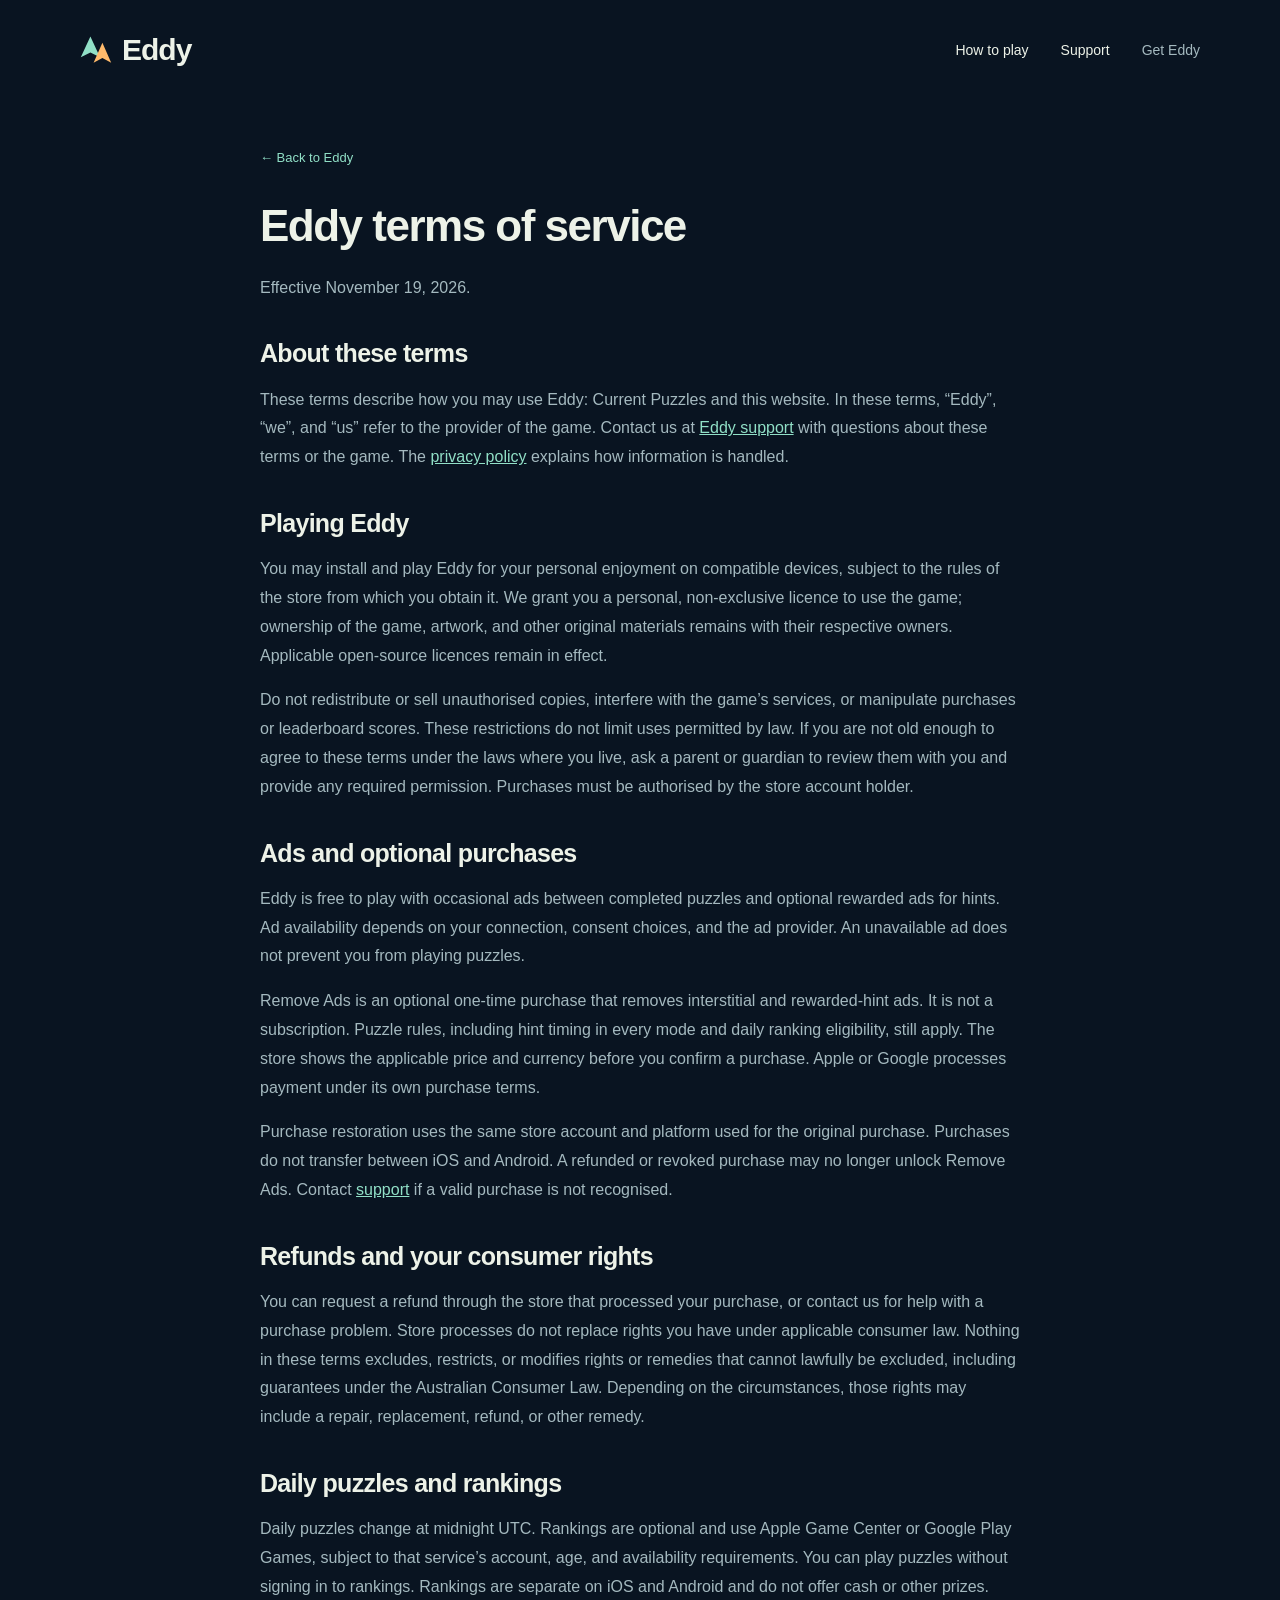
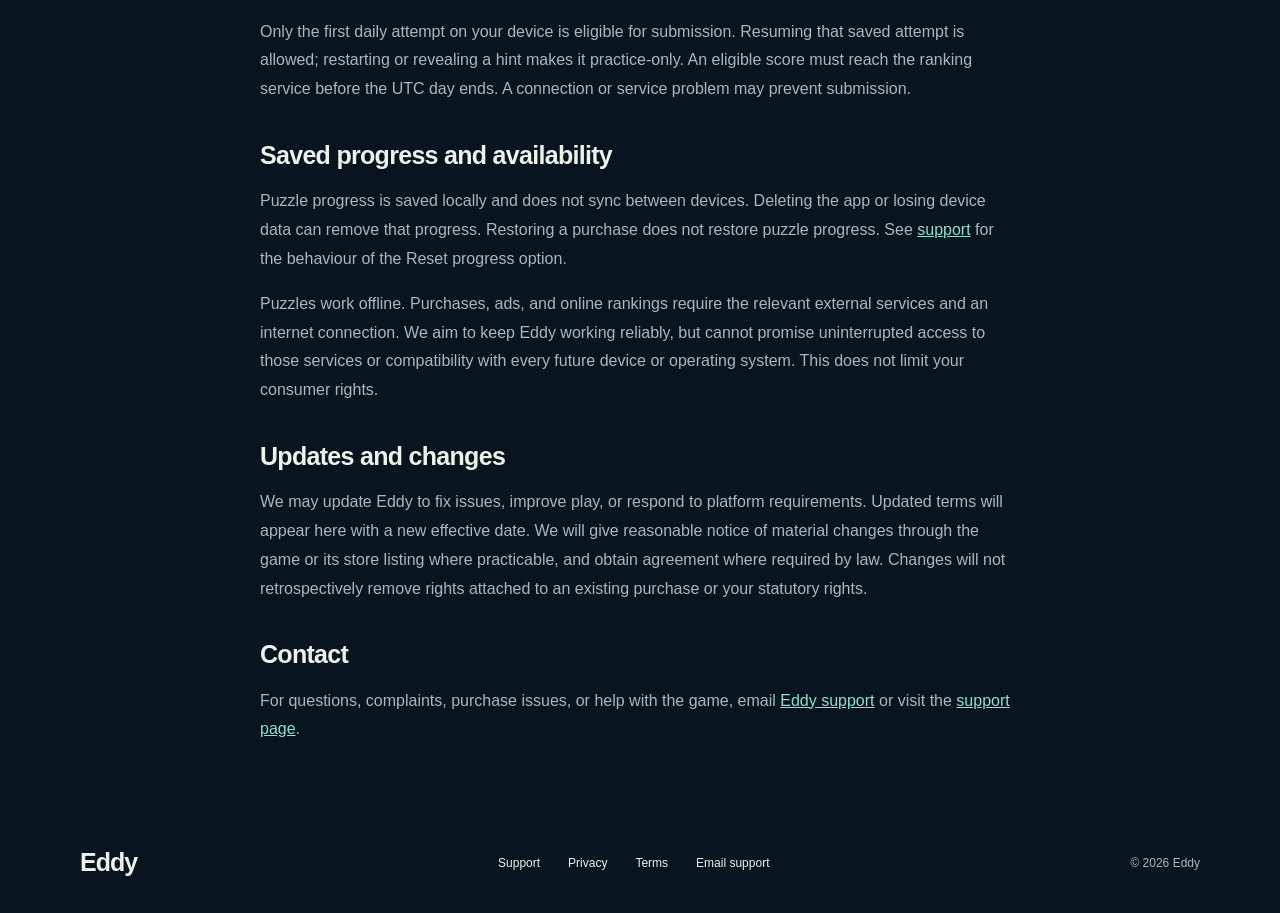
<file: terms/index.html>
<!doctype html>
<html lang="en">
  <head>
    <meta charset="utf-8" />
    <meta name="viewport" content="width=device-width, initial-scale=1" />
    <meta name="theme-color" content="#091421" />
    <title>Eddy Terms of Service — Use, Purchases &amp; Support</title>
    <meta
      name="description"
      content="Read the terms for playing Eddy, optional purchases and ads, daily rankings, refunds, and support."
    />
    <link rel="canonical" href="https://eddy.bondoc.cloud/terms/" />
    <meta property="og:type" content="website" />
    <meta property="og:locale" content="en_US" />
    <meta property="og:image:type" content="image/png" />
    <meta property="og:title" content="Eddy Terms of Service — Use, Purchases &amp; Support" />
    <meta
      property="og:description"
      content="Read the terms for playing Eddy, optional purchases and ads, daily rankings, refunds, and support."
    />
    <meta property="og:url" content="https://eddy.bondoc.cloud/terms/" />
    <meta property="og:image" content="https://eddy.bondoc.cloud/assets/social.png?v=20261120" />
    <meta name="twitter:card" content="summary_large_image" />
    <link rel="icon" href="/assets/favicon.svg" type="image/svg+xml" />
    <link rel="apple-touch-icon" href="/assets/app-icon.png" />
    <link rel="stylesheet" href="/style.css" />
    <meta property="og:site_name" content="Eddy" />
    <meta property="og:image:width" content="1200" />
    <meta property="og:image:height" content="630" />
    <meta
      property="og:image:alt"
      content="Eddy: get both boats home. Available on iPhone and iPad. Android coming soon."
    />
    <meta name="twitter:title" content="Eddy Terms of Service — Use, Purchases &amp; Support" />
    <meta
      name="twitter:description"
      content="Read the terms for playing Eddy, optional purchases and ads, daily rankings, refunds, and support."
    />
    <meta name="twitter:image" content="https://eddy.bondoc.cloud/assets/social.png?v=20261120" />
    <meta
      name="twitter:image:alt"
      content="Eddy: get both boats home. Available on iPhone and iPad. Android coming soon."
    />
  </head>
  <body>
    <a class="skip" href="#main">Skip to content</a>
    <header class="nav wrap">
      <a class="brand" href="/" aria-label="Eddy home"
        ><svg viewBox="0 0 40 40" aria-hidden="true">
          <path fill="#91e0c7" d="M13 3 25 29 13 23 1 29Z" />
          <path fill="#ffba6b" d="M28 11 39 36 28 30 17 36Z" /></svg
        >Eddy</a
      >
      <nav aria-label="Main navigation">
        <a href="/#how">How to play</a><a href="/support/">Support</a
        ><a class="nav-cta" href="/#get-eddy">Get Eddy</a>
      </nav>
    </header>
    <main id="main" class="document wrap">
      <a class="back" href="/">← Back to Eddy</a>
      <h1>Eddy terms of service</h1>
      <p>Effective November 19, 2026.</p>
      <h2>About these terms</h2>
      <p>
        These terms describe how you may use Eddy: Current Puzzles and this website. In these terms,
        “Eddy”, “we”, and “us” refer to the provider of the game. Contact us at
        <a href="mailto:rod@bondoc.cloud">Eddy support</a> with questions about these terms or the
        game. The <a href="/privacy/">privacy policy</a> explains how information is handled.
      </p>
      <h2>Playing Eddy</h2>
      <p>
        You may install and play Eddy for your personal enjoyment on compatible devices, subject to
        the rules of the store from which you obtain it. We grant you a personal, non-exclusive
        licence to use the game; ownership of the game, artwork, and other original materials
        remains with their respective owners. Applicable open-source licences remain in effect.
      </p>
      <p>
        Do not redistribute or sell unauthorised copies, interfere with the game’s services, or
        manipulate purchases or leaderboard scores. These restrictions do not limit uses permitted
        by law. If you are not old enough to agree to these terms under the laws where you live, ask
        a parent or guardian to review them with you and provide any required permission. Purchases
        must be authorised by the store account holder.
      </p>
      <h2>Ads and optional purchases</h2>
      <p>
        Eddy is free to play with occasional ads between completed puzzles and optional rewarded ads
        for hints. Ad availability depends on your connection, consent choices, and the ad provider.
        An unavailable ad does not prevent you from playing puzzles.
      </p>
      <p>
        Remove Ads is an optional one-time purchase that removes interstitial and rewarded-hint ads.
        It is not a subscription. Puzzle rules, including hint timing in every mode and daily
        ranking eligibility, still apply. The store shows the applicable price and currency before
        you confirm a purchase. Apple or Google processes payment under its own purchase terms.
      </p>
      <p>
        Purchase restoration uses the same store account and platform used for the original
        purchase. Purchases do not transfer between iOS and Android. A refunded or revoked purchase
        may no longer unlock Remove Ads. Contact <a href="/support/">support</a> if a valid purchase
        is not recognised.
      </p>
      <h2>Refunds and your consumer rights</h2>
      <p>
        You can request a refund through the store that processed your purchase, or contact us for
        help with a purchase problem. Store processes do not replace rights you have under
        applicable consumer law. Nothing in these terms excludes, restricts, or modifies rights or
        remedies that cannot lawfully be excluded, including guarantees under the Australian
        Consumer Law. Depending on the circumstances, those rights may include a repair,
        replacement, refund, or other remedy.
      </p>
      <h2>Daily puzzles and rankings</h2>
      <p>
        Daily puzzles change at midnight UTC. Rankings are optional and use Apple Game Center or
        Google Play Games, subject to that service’s account, age, and availability requirements.
        You can play puzzles without signing in to rankings. Rankings are separate on iOS and
        Android and do not offer cash or other prizes.
      </p>
      <p>
        Only the first daily attempt on your device is eligible for submission. Resuming that saved
        attempt is allowed; restarting or revealing a hint makes it practice-only. An eligible score
        must reach the ranking service before the UTC day ends. A connection or service problem may
        prevent submission.
      </p>
      <h2>Saved progress and availability</h2>
      <p>
        Puzzle progress is saved locally and does not sync between devices. Deleting the app or
        losing device data can remove that progress. Restoring a purchase does not restore puzzle
        progress. See <a href="/support/">support</a> for the behaviour of the Reset progress
        option.
      </p>
      <p>
        Puzzles work offline. Purchases, ads, and online rankings require the relevant external
        services and an internet connection. We aim to keep Eddy working reliably, but cannot
        promise uninterrupted access to those services or compatibility with every future device or
        operating system. This does not limit your consumer rights.
      </p>
      <h2>Updates and changes</h2>
      <p>
        We may update Eddy to fix issues, improve play, or respond to platform requirements. Updated
        terms will appear here with a new effective date. We will give reasonable notice of material
        changes through the game or its store listing where practicable, and obtain agreement where
        required by law. Changes will not retrospectively remove rights attached to an existing
        purchase or your statutory rights.
      </p>
      <h2>Contact</h2>
      <p>
        For questions, complaints, purchase issues, or help with the game, email
        <a href="mailto:rod@bondoc.cloud">Eddy support</a> or visit the
        <a href="/support/">support page</a>.
      </p>
    </main>
    <footer class="wrap">
      <a class="footer-brand" href="/">Eddy</a>
      <div>
        <a href="/support/">Support</a><a href="/privacy/">Privacy</a><a href="/terms/">Terms</a
        ><a href="mailto:rod@bondoc.cloud">Email support</a>
      </div>
      <small>© 2026 Eddy</small>
    </footer>
  </body>
</html>
</file>
<file: style.css>
:root {
  --night: #091421;
  --panel: #112735;
  --mint: #91e0c7;
  --gold: #ffba6b;
  --text: #edf2e8;
  --muted: #a4b9bf;
  --line: #ffffff24;
  color-scheme: dark;
  font-family:
    ui-rounded,
    'SF Pro Rounded',
    -apple-system,
    BlinkMacSystemFont,
    'Segoe UI',
    sans-serif;
  color: var(--text);
  background: var(--night);
}
* {
  box-sizing: border-box;
}
html {
  scroll-behavior: smooth;
  scroll-padding-top: 32px;
}
body {
  margin: 0;
}
a {
  color: inherit;
  text-decoration: none;
}
button {
  font: inherit;
  cursor: pointer;
}
a,
button {
  -webkit-tap-highlight-color: transparent;
}
a:focus-visible,
button:focus-visible,
[tabindex]:focus-visible {
  outline: 3px solid var(--gold);
  outline-offset: 6px;
}
button:disabled {
  cursor: default;
  opacity: 0.4;
}
.wrap {
  width: min(1120px, calc(100% - 80px));
  margin-inline: auto;
}
.nav {
  height: 100px;
  display: flex;
  align-items: center;
  justify-content: space-between;
}
.brand {
  display: flex;
  gap: 10px;
  align-items: center;
  font-size: 30px;
  font-weight: 600;
  letter-spacing: -1px;
}
.brand svg {
  width: 32px;
  height: 36px;
}
.nav nav {
  display: flex;
  align-items: center;
  gap: 32px;
  font-size: 14px;
}
.nav nav a:hover,
.text-link:hover,
footer a:hover {
  color: var(--mint);
}
.nav-cta {
  color: var(--muted);
}
.skip {
  position: absolute;
  top: -100px;
  left: 20px;
  background: var(--mint);
  color: var(--night);
  padding: 12px;
  z-index: 10;
}
.skip:focus {
  top: 12px;
}
h1,
h2,
h3,
p {
  margin-top: 0;
}
h1 {
  font-size: clamp(48px, 5.8vw, 74px);
  line-height: 1.08;
  letter-spacing: -2.5px;
  font-weight: 600;
  margin-block: 24px 24px;
}
h2 {
  font-size: 28px;
  line-height: 1.25;
  letter-spacing: -0.7px;
  font-weight: 600;
  margin-bottom: 24px;
}
h3 {
  font-size: 22px;
}
.hero {
  display: grid;
  grid-template-columns: 0.85fr 1.15fr;
  gap: 64px;
  align-items: center;
  padding-block: 64px 72px;
}
.eyebrow {
  font-size: 13px;
  line-height: 1.7;
  color: var(--muted);
}
.intro {
  max-width: 390px;
  font-size: 18px;
  line-height: 1.7;
  color: var(--muted);
  margin-bottom: 24px;
}
.availability {
  font-size: 13px;
  color: var(--muted);
  margin-top: 28px;
}
.text-link {
  display: inline-block;
  font-size: 14px;
  color: var(--mint);
  border-bottom: 1px solid #91e0c755;
  padding-bottom: 4px;
}
.hero-art {
  border-top: 1px solid var(--line);
  padding-top: 20px;
  scroll-margin-top: 32px;
  min-width: 0;
}
.chart-top,
.chart-bottom {
  display: flex;
  justify-content: space-between;
  gap: 12px;
  font-size: 12px;
  color: var(--muted);
}
.chart-bottom {
  flex-wrap: wrap;
  margin: 24px 0 20px;
  font-size: 12px;
}
.demo {
  margin-top: 32px;
}
.seas {
  display: grid;
  grid-template-columns: 1fr 1fr;
  gap: 24px;
}
.sea-label {
  font-size: 12px;
  margin-bottom: 12px;
}
.mint {
  color: var(--mint);
}
.gold {
  color: var(--gold);
}
.board {
  display: grid;
  grid-template-columns: repeat(4, 1fr);
  gap: 4px;
  color: var(--mint);
}
.board.amber {
  color: var(--gold);
}
.cell {
  aspect-ratio: 1;
  background: var(--panel);
  border-radius: 8px;
  display: grid;
  place-items: center;
  position: relative;
}
.cell:empty:after {
  content: '~';
  color: #a4b9bf22;
  font-family: Georgia, serif;
}
.cell svg {
  width: 70%;
  height: 70%;
  position: absolute;
}
.light {
  font-size: 23px;
}
.harbour {
  position: absolute;
  width: 58%;
  height: 58%;
  border: 1.5px solid currentColor;
  border-radius: 50%;
  opacity: 0.7;
}
.harbour:after {
  content: '';
  position: absolute;
  inset: 4px;
  border: 1px solid currentColor;
  border-radius: 50%;
}
#demo-status {
  font-size: 13px;
  line-height: 1.6;
  color: var(--muted);
  min-height: 44px;
  margin: 24px 0 12px;
}
.demo-controls {
  display: flex;
  flex-wrap: wrap;
  gap: 12px;
  justify-content: space-between;
  align-items: center;
}
.directions {
  display: flex;
  gap: 8px;
}
.directions button {
  width: 44px;
  height: 44px;
  background: var(--panel);
  border: 1px solid var(--line);
  color: var(--text);
  border-radius: 8px;
  font-size: 20px;
}
.directions button:hover:not(:disabled) {
  border-color: var(--mint);
  color: var(--mint);
}
.text-button {
  min-height: 44px;
  background: transparent;
  border: 0;
  color: var(--muted);
  font-size: 12px;
  padding: 12px 0;
}
.text-button:hover {
  color: var(--text);
}
.demo-note {
  font-size: 12px;
  line-height: 1.6;
  color: var(--muted);
  margin: 0;
}
.screenshots {
  border-top: 1px solid var(--line);
  padding-block: 48px 64px;
}
.screenshots-intro {
  max-width: 640px;
  color: var(--muted);
  line-height: 1.8;
  margin-bottom: 32px;
}
.screenshot-grid {
  display: grid;
  grid-template-columns: repeat(3, minmax(0, 1fr));
  gap: 24px;
  align-items: start;
}
.screenshot-grid figure {
  margin: 0;
}
.screenshot-grid a {
  display: block;
  border-radius: 16px;
}
.screenshot-grid a:hover img {
  border-color: var(--mint);
}
.screenshot-grid img {
  display: block;
  width: 100%;
  height: auto;
  aspect-ratio: 3 / 4;
  object-fit: contain;
  background: #081520;
  border: 1px solid var(--line);
  border-radius: 16px;
}
.screenshot-grid figcaption {
  margin-top: 16px;
  font-size: 1rem;
  line-height: 1.6;
}
.screenshot-grid figcaption strong,
.screenshot-grid figcaption span {
  display: block;
}
.screenshot-grid figcaption strong {
  font-weight: 500;
}
.screenshot-grid figcaption span {
  margin-top: 4px;
  color: var(--muted);
  font-size: 0.875rem;
}
.how {
  display: grid;
  grid-template-columns: 0.85fr 1.15fr;
  gap: 64px;
  border-top: 1px solid var(--line);
  padding-block: 48px;
}
.rules p,
.wake-layout p,
.mode-list dd {
  font-size: 16px;
  color: var(--muted);
  line-height: 1.8;
}
.rules p:last-child {
  margin-bottom: 0;
}
.wake-section {
  background: #10232e;
}
.wake-layout {
  display: grid;
  grid-template-columns: 1.15fr 0.85fr;
  gap: 64px;
  align-items: center;
  padding-block: 48px;
}
.wake-illustration svg {
  width: 100%;
  height: auto;
}
.wake-layout .eyebrow {
  font-size: 13px;
  margin-bottom: 16px;
}
.wake-layout h2 {
  font-size: 32px;
}
.wake-layout p:last-child {
  margin-bottom: 0;
}
.modes {
  display: grid;
  grid-template-columns: 0.85fr 1.15fr;
  gap: 64px;
  padding-block: 64px;
}
.mode-list {
  margin: 0;
}
.mode-list > div {
  border-bottom: 1px solid var(--line);
  padding-bottom: 20px;
  margin-bottom: 20px;
}
.mode-list > div:last-child {
  border: 0;
  margin-bottom: 0;
  padding-bottom: 0;
}
.mode-list dt {
  font-size: 18px;
  color: var(--text);
  font-weight: 500;
  margin-bottom: 8px;
}
.mode-list dd {
  margin: 0;
}
.closing {
  border-block: 1px solid var(--line);
  display: flex;
  align-items: flex-start;
  gap: 28px;
  padding-block: 40px;
  margin-bottom: 40px;
}
.closing > img {
  border-radius: 16px;
  flex-shrink: 0;
}
.closing h2 {
  font-size: 24px;
  margin-bottom: 16px;
}
.closing p {
  font-size: 15px;
  line-height: 1.7;
  color: var(--muted);
  max-width: 650px;
}
.app-store-badge {
  display: inline-block;
  flex-shrink: 0;
  line-height: 0;
}
.app-store-badge img {
  display: block;
  width: auto;
  height: 60px;
}
.hero-download {
  display: table;
  margin-top: 24px;
}
.store-download {
  display: flex;
  align-items: center;
  padding: 20px;
}
.store-status {
  display: grid;
  grid-template-columns: repeat(2, minmax(0, 1fr));
  gap: 16px;
  max-width: 620px;
  margin-block: 24px;
}
.store-status-card {
  --store-accent: var(--mint);
  display: flex;
  align-items: center;
  gap: 16px;
  padding: 20px;
  border: 1px solid #91e0c744;
  border-radius: 14px;
  background: var(--panel);
}
.store-status-android {
  --store-accent: var(--gold);
  border-color: #ffba6b44;
}
.store-device-icon {
  flex: 0 0 40px;
  color: var(--store-accent);
}
.store-device-icon svg {
  display: block;
  width: 40px;
  height: 40px;
}
.store-status-copy {
  display: grid;
  gap: 5px;
}
.store-status-note {
  color: var(--store-accent);
  font-size: 10px;
  font-weight: 600;
  letter-spacing: 1.2px;
  text-transform: uppercase;
}
.store-status-copy strong {
  color: var(--text);
  font-size: 21px;
  font-weight: 600;
  line-height: 1.25;
  letter-spacing: -0.3px;
}
.store-devices {
  color: var(--muted);
  font-size: 12px;
  line-height: 1.5;
}
.closing .closing-note {
  font-size: 13px;
}
footer {
  padding-bottom: 36px;
  display: flex;
  align-items: center;
  justify-content: space-between;
  gap: 24px;
}
footer .footer-brand {
  font-size: 25px;
  letter-spacing: -1px;
  font-weight: 600;
}
footer > div {
  display: flex;
  gap: 28px;
  font-size: 12px;
}
footer small {
  font-size: 12px;
  color: var(--muted);
}
.document {
  max-width: 760px;
  padding-block: 48px 88px;
  min-height: 65vh;
}
.document h1 {
  font-size: 44px;
  letter-spacing: -1.5px;
  margin-top: 36px;
}
.document h2 {
  font-size: 25px;
  margin: 36px 0 16px;
}
.document p {
  font-size: 16px;
  line-height: 1.8;
  color: var(--muted);
}
.document p a {
  color: var(--mint);
  text-decoration: underline;
  overflow-wrap: anywhere;
}
.back {
  font-size: 13px;
  color: var(--mint);
}
.button {
  display: inline-block;
  padding: 16px 20px;
  background: var(--mint);
  color: var(--night);
  border-radius: 8px;
}
@media (max-width: 900px) {
  .screenshot-grid {
    grid-template-columns: repeat(2, minmax(0, 1fr));
  }
  .wrap {
    width: calc(100% - 40px);
  }
  .nav {
    height: 84px;
  }
  .nav nav {
    gap: 16px;
    font-size: 12px;
  }
  .nav nav > a:first-child {
    display: none;
  }
  .brand {
    font-size: 27px;
  }
  .hero {
    grid-template-columns: 1fr;
    padding-block: 32px 48px;
    gap: 36px;
  }
  .hero-copy {
    max-width: 540px;
  }
  h1 {
    font-size: clamp(48px, 8vw, 66px);
  }
  .intro {
    max-width: 500px;
    font-size: 17px;
  }
  .hero-art {
    max-width: 600px;
    width: 100%;
  }
  .how,
  .modes {
    grid-template-columns: 1fr;
    gap: 8px;
    padding-block: 36px;
  }
  .wake-layout {
    grid-template-columns: 1fr;
    gap: 28px;
    padding-block: 36px;
  }
  .wake-illustration {
    max-width: 540px;
    order: 2;
  }
  .closing {
    gap: 20px;
  }
  footer {
    flex-wrap: wrap;
  }
}
@media (max-width: 640px) {
  .screenshot-grid {
    grid-template-columns: 1fr;
    max-width: 400px;
    margin-inline: auto;
    gap: 32px;
  }
  .store-status {
    grid-template-columns: 1fr;
  }
}
@media (max-width: 480px) {
  .seas {
    gap: 16px;
  }
  .closing {
    display: block;
  }
  .closing > img {
    margin-bottom: 20px;
    width: 56px;
    height: 56px;
  }
  .closing h2 {
    font-size: 23px;
  }
  footer {
    gap: 24px;
  }
  footer > div {
    gap: 16px;
  }
  footer small {
    width: 100%;
  }
  .document h1 {
    font-size: 36px;
  }
}
@media (prefers-reduced-motion: reduce) {
  html {
    scroll-behavior: auto;
  }
}
</file>
